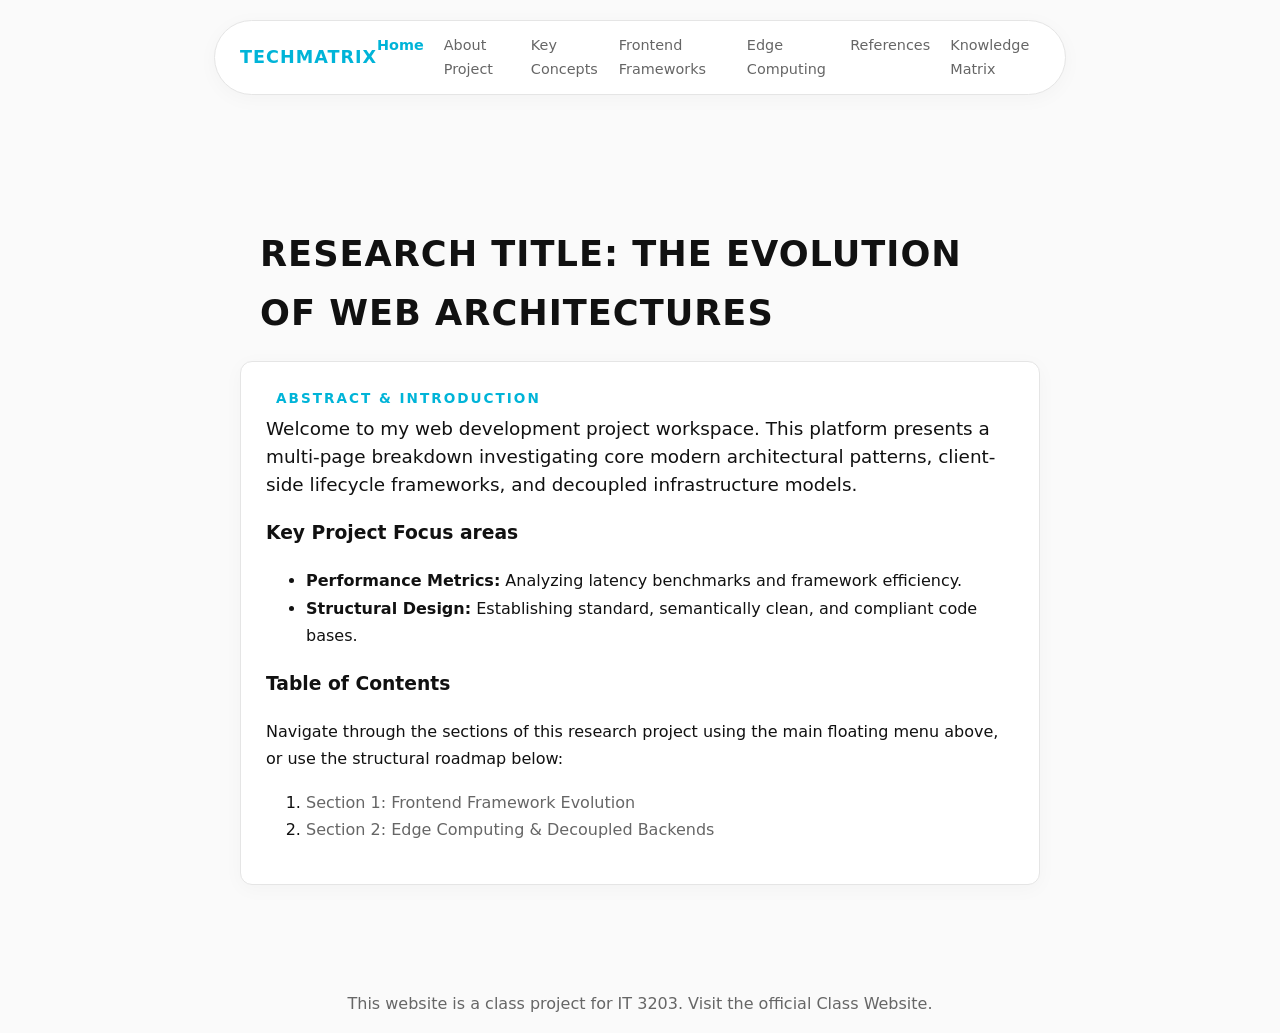
<file: index.html>
<!DOCTYPE html>
<html lang="en">
<head>
    <meta charset="UTF-8">
    <!-- REQUIRED for Milestone 3: Responsive Viewport Tag -->
    <meta name="viewport" content="width=device-width, initial-scale=1.0">
    <title>The Evolution of Web Architectures</title>
    <link rel="stylesheet" href="style.css">
</head>
<body>

    <nav class="matrix-nav">
        <div class="nav-brand">TechMatrix</div>
        
        <!-- REQUIRED for Milestone 3: Mobile Hamburger Toggle Button -->
        <button class="menu-toggle" id="menu-toggle" aria-label="Toggle Navigation">&#9776;</button>
        
        <!-- Added id="nav-menu" for JS toggle support on mobile screens -->
        <div class="nav-links" id="nav-menu">
            <a href="index.html" class="nav-active">Home</a>
            <a href="about.html">About Project</a>
            <a href="concepts.html">Key Concepts</a>
            <a href="subtopic1.html">Frontend Frameworks</a>
            <a href="subtopic2.html">Edge Computing</a>
            <a href="references.html">References</a>
            <a href="quiz.html">Knowledge Matrix</a>
        </div>
    </nav>

    <main class="matrix-wrapper">
        <header class="matrix-header">
            <h1>Research Title: The Evolution of Web Architectures</h1>
        </header>

        <section class="matrix-card">
            <legend class="matrix-legend">Abstract & Introduction</legend>
            <p class="matrix-prompt">Welcome to my web development project workspace. This platform presents a multi-page breakdown investigating core modern architectural patterns, client-side lifecycle frameworks, and decoupled infrastructure models.</p>
            
            <h3>Key Project Focus areas</h3>
            <ul>
                <li><strong>Performance Metrics:</strong> Analyzing latency benchmarks and framework efficiency.</li>
                <li><strong>Structural Design:</strong> Establishing standard, semantically clean, and compliant code bases.</li>
            </ul>

            <h3>Table of Contents</h3>
            <p>Navigate through the sections of this research project using the main floating menu above, or use the structural roadmap below:</p>
            <ol>
                <li><a href="subtopic1.html">Section 1: Frontend Framework Evolution</a></li>
                <li><a href="subtopic2.html">Section 2: Edge Computing & Decoupled Backends</a></li>
            </ol>
        </section>
    </main>

    <footer>
        <p style="text-align: center; margin-top: 40px; color: var(--text-muted);">This website is a class project for IT 3203. Visit the official Class Website.</p>
    </footer>

    <!-- REQUIRED for Milestone 3: Link to JS for Mobile Menu functionality -->
    <script src="quiz.js"></script>
</body>
</html>
</file>
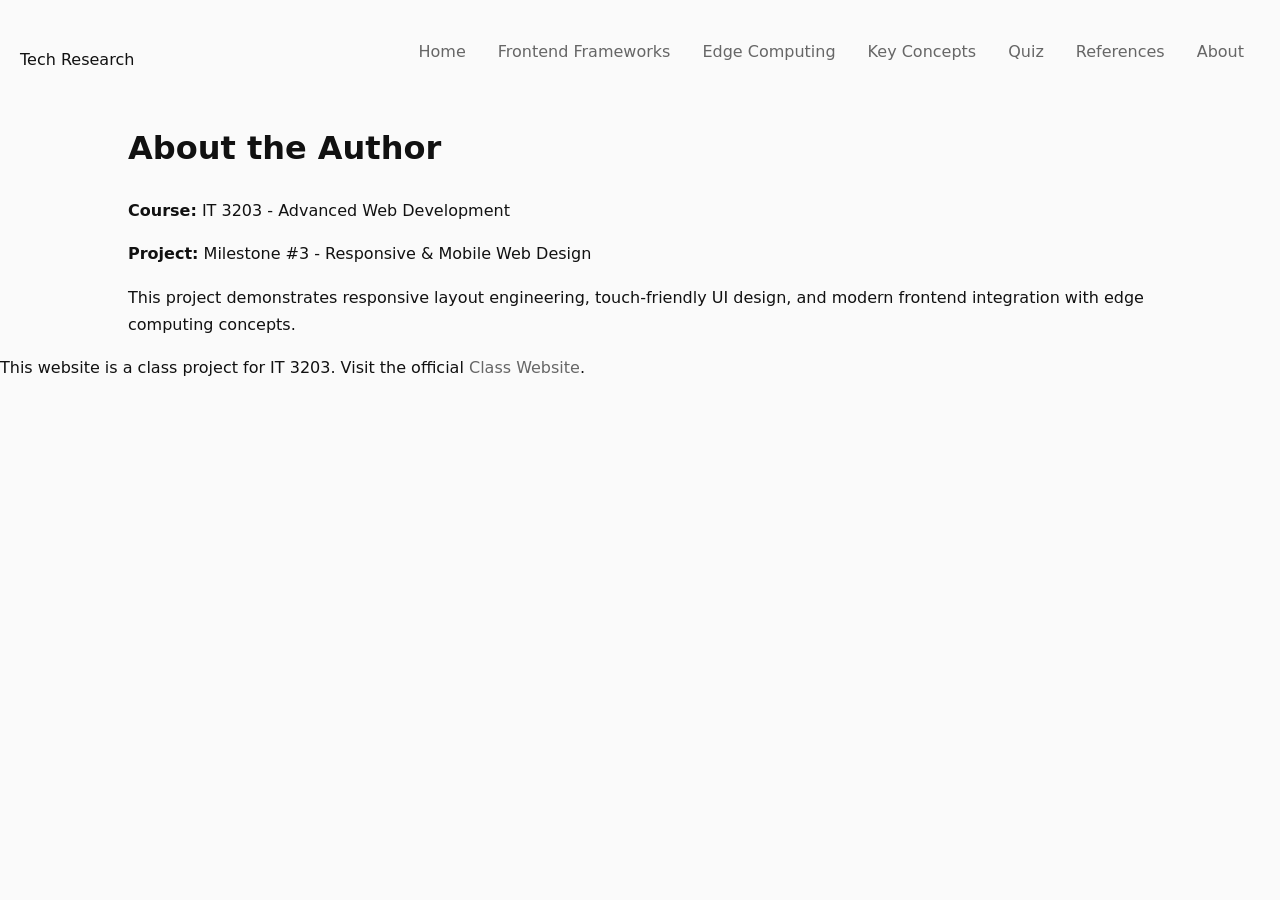
<file: about.html>
<!DOCTYPE html>
<html lang="en">
<head>
    <meta charset="UTF-8">
    <meta name="viewport" content="width=device-width, initial-scale=1.0">
    <title>About Author | IT 3203</title>
    <link rel="stylesheet" href="style.css">
</head>
<body>
    <header>
        <div class="nav-container">
            <div class="logo">Tech Research</div>
            <button class="menu-toggle" id="menu-toggle" aria-label="Toggle Navigation">&#9776;</button>
            <nav>
                <ul id="nav-menu">
                    <li><a href="index.html">Home</a></li>
                    <li><a href="subtopic1.html">Frontend Frameworks</a></li>
                    <li><a href="subtopic2.html">Edge Computing</a></li>
                    <li><a href="concepts.html">Key Concepts</a></li>
                    <li><a href="quiz.html">Quiz</a></li>
                    <li><a href="references.html">References</a></li>
                    <li><a href="about.html" class="nav-active">About</a></li>
                </ul>
            </nav>
        </div>
    </header>

    <div class="container">
        <main>
            <h1>About the Author</h1>
            <p><strong>Course:</strong> IT 3203 - Advanced Web Development</p>
            <p><strong>Project:</strong> Milestone #3 - Responsive & Mobile Web Design</p>
            <p>This project demonstrates responsive layout engineering, touch-friendly UI design, and modern frontend integration with edge computing concepts.</p>
        </main>
    </div>

    <!-- Required Class Project Link Footer -->
    <footer id="class-project-footer">
        <p>This website is a class project for IT 3203. Visit the official <a href="https://ksuweb.github.io/IT3203/" target="_blank">Class Website</a>.</p>
    </footer>

    <script src="quiz.js"></script>
</body>
</html>
</file>
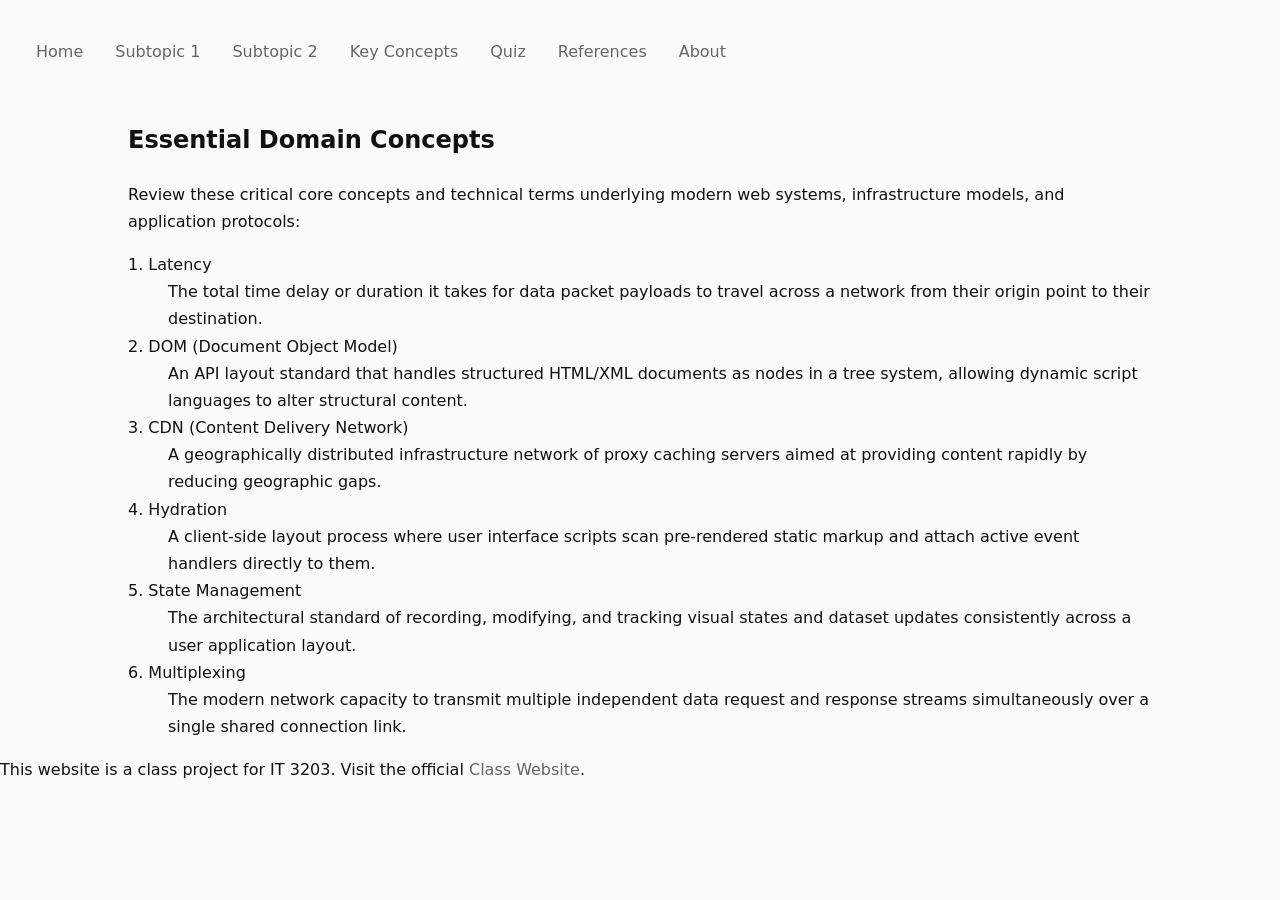
<file: concepts.html>
<!DOCTYPE html>
<html lang="en">
<head>
    <meta charset="UTF-8">
    <!-- REQUIRED for Milestone 3: Responsive Viewport Tag -->
    <meta name="viewport" content="width=device-width, initial-scale=1.0">
    <title>Research Project: Key Concepts</title>
    <!-- Links directly to your style.css file in the same folder -->
    <link rel="stylesheet" href="style.css">
</head>
<body>

    <!-- Consistent Floating Pill Menu Navigation -->
    <header>
        <nav>
            <!-- REQUIRED for Milestone 3: Mobile Hamburger Toggle Button -->
            <button class="menu-toggle" id="menu-toggle" aria-label="Toggle Navigation">&#9776;</button>

            <!-- Added id="nav-menu" for JS toggle support on mobile screens -->
            <ul class="navbar" id="nav-menu">
                <li><a href="index.html">Home</a></li>
                <li><a href="subtopic1.html">Subtopic 1</a></li>
                <li><a href="subtopic2.html">Subtopic 2</a></li>
                <li><a href="concepts.html">Key Concepts</a></li>
                <li><a href="quiz.html">Quiz</a></li>
                <li><a href="references.html">References</a></li>
                <li><a href="about.html">About</a></li>
            </ul>
        </nav>
    </header>

    <!-- Main Container Block -->
    <main class="container">
        <section class="main-content">
            <!-- Heading with your unique left accent border -->
            <h1>Essential Domain Concepts</h1>
            <p>Review these critical core concepts and technical terms underlying modern web systems, infrastructure models, and application protocols:</p>
            
            <!-- Requirement: Explains 5 to 7 key terms/concepts -->
            <dl>
                <dt class="concept-term">1. Latency</dt>
                <dd>The total time delay or duration it takes for data packet payloads to travel across a network from their origin point to their destination.</dd>
                
                <dt class="concept-term">2. DOM (Document Object Model)</dt>
                <dd>An API layout standard that handles structured HTML/XML documents as nodes in a tree system, allowing dynamic script languages to alter structural content.</dd>
                
                <dt class="concept-term">3. CDN (Content Delivery Network)</dt>
                <dd>A geographically distributed infrastructure network of proxy caching servers aimed at providing content rapidly by reducing geographic gaps.</dd>

                <dt class="concept-term">4. Hydration</dt>
                <dd>A client-side layout process where user interface scripts scan pre-rendered static markup and attach active event handlers directly to them.</dd>

                <dt class="concept-term">5. State Management</dt>
                <dd>The architectural standard of recording, modifying, and tracking visual states and dataset updates consistently across a user application layout.</dd>

                <dt class="concept-term">6. Multiplexing</dt>
                <dd>The modern network capacity to transmit multiple independent data request and response streams simultaneously over a single shared connection link.</dd>
            </dl>
        </section>
    </main>

    <!-- Required Class Project Link Footer -->
    <footer id="class-project-footer">
        <p>This website is a class project for IT 3203. Visit the official <a href="https://ksuweb.github.io/IT3203/" target="_blank">Class Website</a>.</p>
    </footer>

    <!-- REQUIRED for Milestone 3: Link to JS for Mobile Menu functionality -->
    <script src="quiz.js"></script>
</body>
</html>
</file>
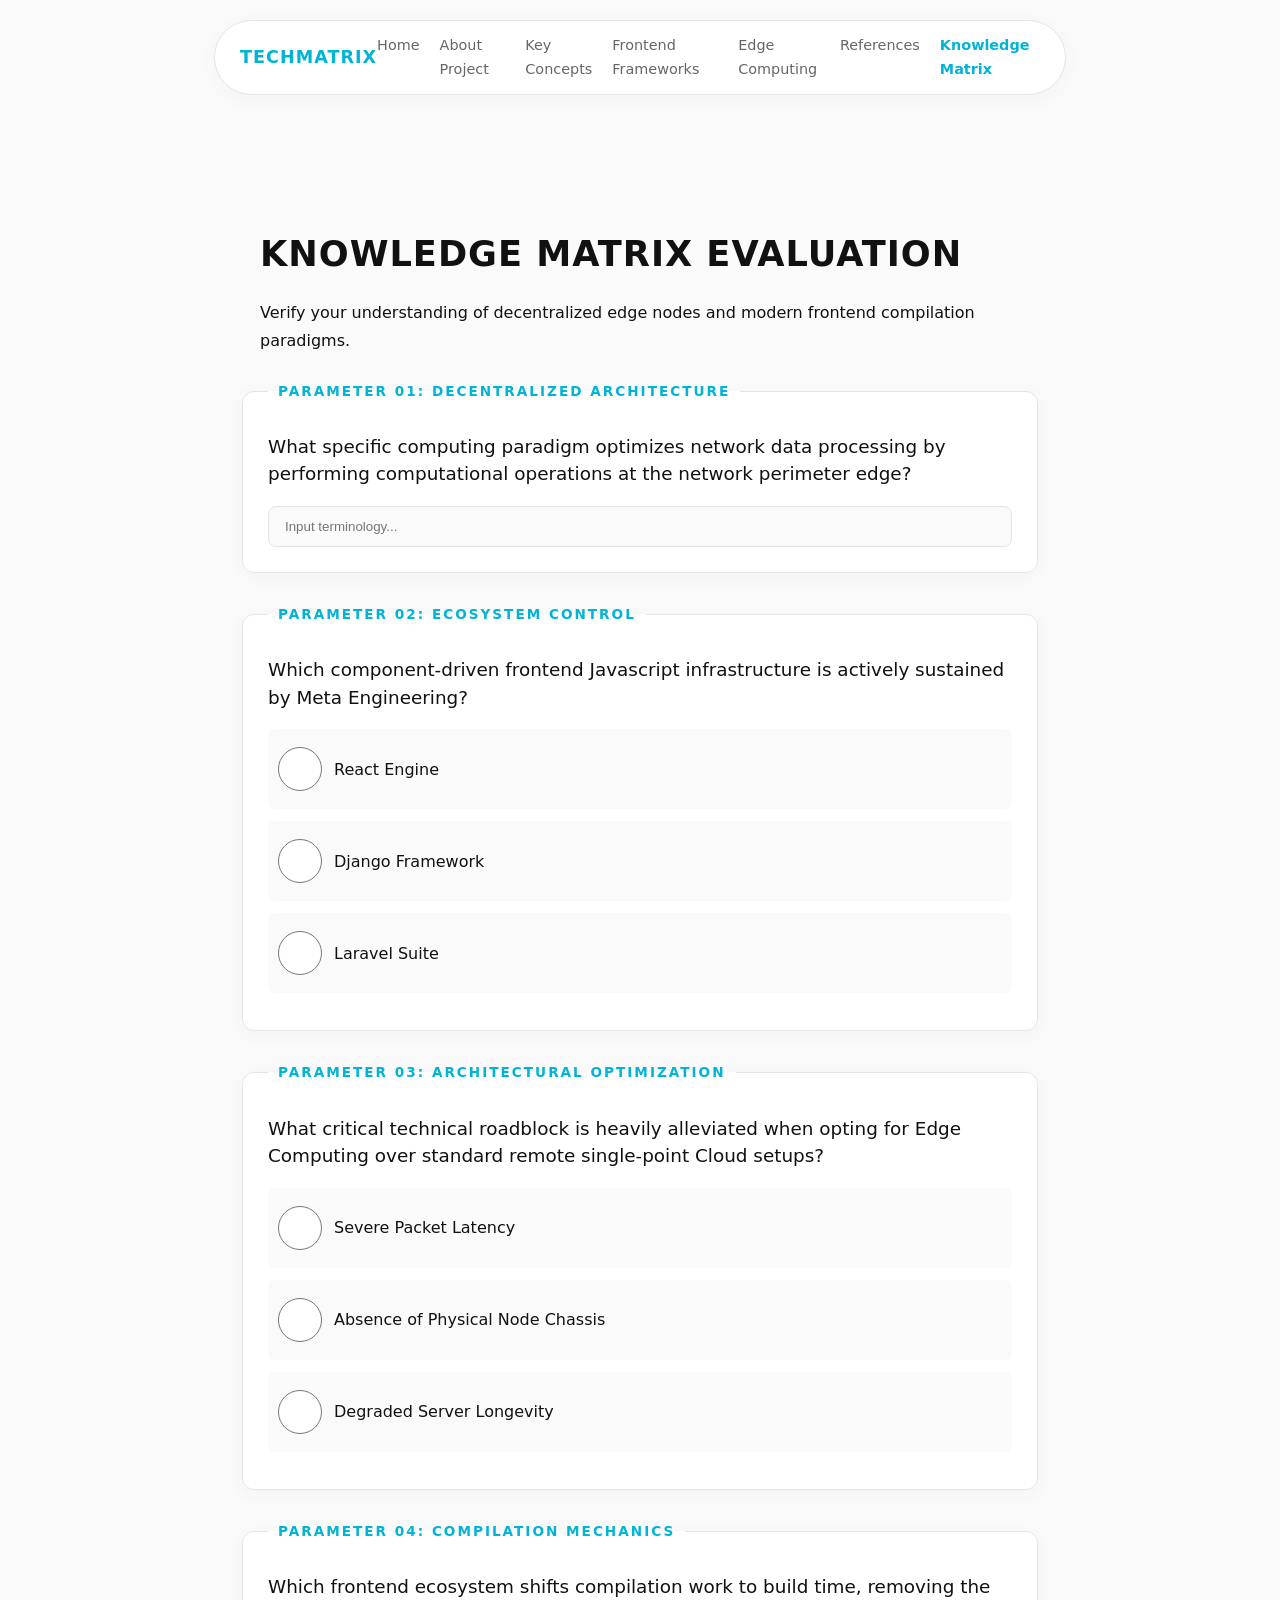
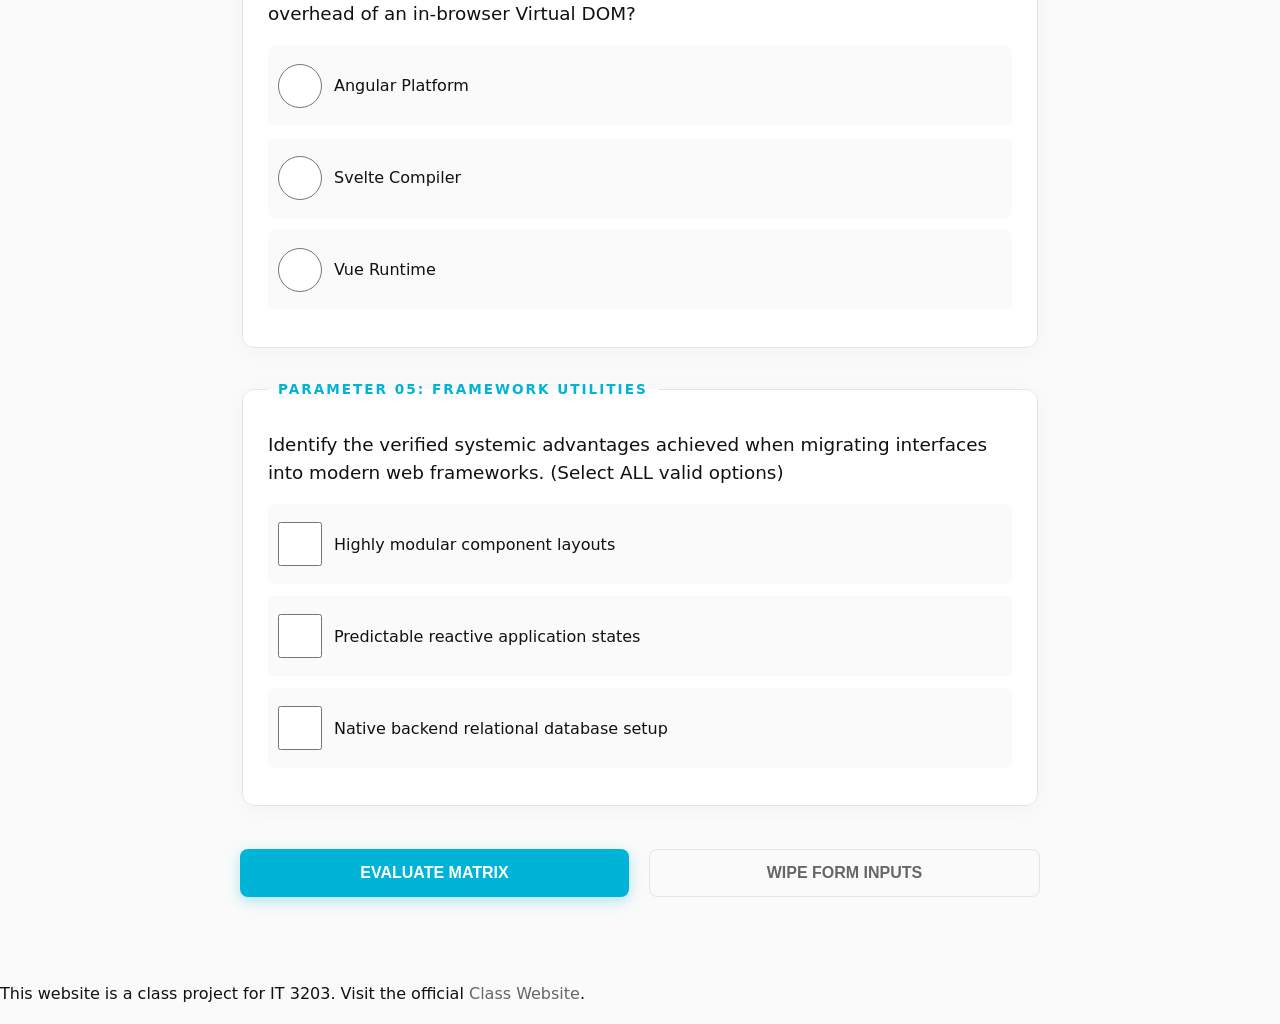
<file: quiz.html>
<!DOCTYPE html>
<html lang="en">
<head>
    <meta charset="UTF-8">
    <!-- REQUIRED for Milestone 3: Responsive Viewport -->
    <meta name="viewport" content="width=device-width, initial-scale=1.0">
    <title>Core Tech Matrix Assessment</title>
    <link rel="stylesheet" href="style.css">
</head>
<body>

    <nav class="matrix-nav">
        <div class="nav-brand">TechMatrix</div>
        
        <!-- REQUIRED for Milestone 3: Mobile Hamburger Button -->
        <button class="menu-toggle" id="menu-toggle" aria-label="Toggle Navigation">&#9776;</button>
        
        <div class="nav-links" id="nav-menu">
            <a href="index.html">Home</a>
            <a href="about.html">About Project</a>
            <a href="concepts.html">Key Concepts</a>
            <a href="subtopic1.html">Frontend Frameworks</a>
            <a href="subtopic2.html">Edge Computing</a>
            <a href="references.html">References</a>
            <a href="quiz.html" class="nav-active">Knowledge Matrix</a>
        </div>
    </nav>

    <main class="matrix-wrapper">
        <header class="matrix-header">
            <h1>Knowledge Matrix Evaluation</h1>
            <p>Verify your understanding of decentralized edge nodes and modern frontend compilation paradigms.</p>
        </header>
        
        <form id="matrixQuizEngine">
            <fieldset class="matrix-card" data-qtype="fill-blank">
                <legend class="matrix-legend">Parameter 01: Decentralized Architecture</legend>
                <p class="matrix-prompt">What specific computing paradigm optimizes network data processing by performing computational operations at the network perimeter edge?</p>
                <input type="text" id="param_edge_compute" name="param_edge_compute" placeholder="Input terminology..." required autocomplete="off">
            </fieldset>

            <fieldset class="matrix-card" data-qtype="single-select">
                <legend class="matrix-legend">Parameter 02: Ecosystem Control</legend>
                <p class="matrix-prompt">Which component-driven frontend Javascript infrastructure is actively sustained by Meta Engineering?</p>
                <div class="matrix-options">
                    <label class="matrix-radio"><input type="radio" name="param_meta_fw" value="React" required> <span>React Engine</span></label>
                    <label class="matrix-radio"><input type="radio" name="param_meta_fw" value="Django"> <span>Django Framework</span></label>
                    <label class="matrix-radio"><input type="radio" name="param_meta_fw" value="Laravel"> <span>Laravel Suite</span></label>
                </div>
            </fieldset>

            <fieldset class="matrix-card" data-qtype="single-select">
                <legend class="matrix-legend">Parameter 03: Architectural Optimization</legend>
                <p class="matrix-prompt">What critical technical roadblock is heavily alleviated when opting for Edge Computing over standard remote single-point Cloud setups?</p>
                <div class="matrix-options">
                    <label class="matrix-radio"><input type="radio" name="param_edge_benefit" value="high-latency" required> <span>Severe Packet Latency</span></label>
                    <label class="matrix-radio"><input type="radio" name="param_edge_benefit" value="local-storage"> <span>Absence of Physical Node Chassis</span></label>
                    <label class="matrix-radio"><input type="radio" name="param_edge_benefit" value="low-cost"> <span>Degraded Server Longevity</span></label>
                </div>
            </fieldset>

            <fieldset class="matrix-card" data-qtype="single-select">
                <legend class="matrix-legend">Parameter 04: Compilation Mechanics</legend>
                <p class="matrix-prompt">Which frontend ecosystem shifts compilation work to build time, removing the overhead of an in-browser Virtual DOM?</p>
                <div class="matrix-options">
                    <label class="matrix-radio"><input type="radio" name="param_compile_style" value="Angular" required> <span>Angular Platform</span></label>
                    <label class="matrix-radio"><input type="radio" name="param_compile_style" value="Svelte"> <span>Svelte Compiler</span></label>
                    <label class="matrix-radio"><input type="radio" name="param_compile_style" value="Vue"> <span>Vue Runtime</span></label>
                </div>
            </fieldset>

            <fieldset class="matrix-card" data-qtype="multi-select">
                <legend class="matrix-legend">Parameter 05: Framework Utilities</legend>
                <p class="matrix-prompt">Identify the verified systemic advantages achieved when migrating interfaces into modern web frameworks. (Select ALL valid options)</p>
                <div class="matrix-options">
                    <label class="matrix-checkbox"><input type="checkbox" name="param_benefits" value="reusable"> <span>Highly modular component layouts</span></label>
                    <label class="matrix-checkbox"><input type="checkbox" name="param_benefits" value="state"> <span>Predictable reactive application states</span></label>
                    <label class="matrix-checkbox"><input type="checkbox" name="param_benefits" value="database"> <span>Native backend relational database setup</span></label>
                </div>
            </fieldset>

            <div class="matrix-controls">
                <button type="submit" id="engineEvaluate" class="m-btn btn-eval">Evaluate Matrix</button>
                <button type="button" id="engineWipe" class="m-btn btn-wipe">Wipe Form Inputs</button>
            </div>
        </form>

        <section id="matrixOutputPanel" class="matrix-output display-barrier">
            <h2>Evaluation Diagnostics</h2>
            <div id="matrixScoreSummary"></div>
            <div id="matrixDiagnosticStream"></div>
        </section>
    </main>

    <!-- Required Class Project Link Footer -->
    <footer id="class-project-footer">
        <p>This website is a class project for IT 3203. Visit the official <a href="https://ksuweb.github.io/IT3203/" target="_blank">Class Website</a>.</p>
    </footer>

    <script src="quiz.js"></script>
</body>
</html>
</file>
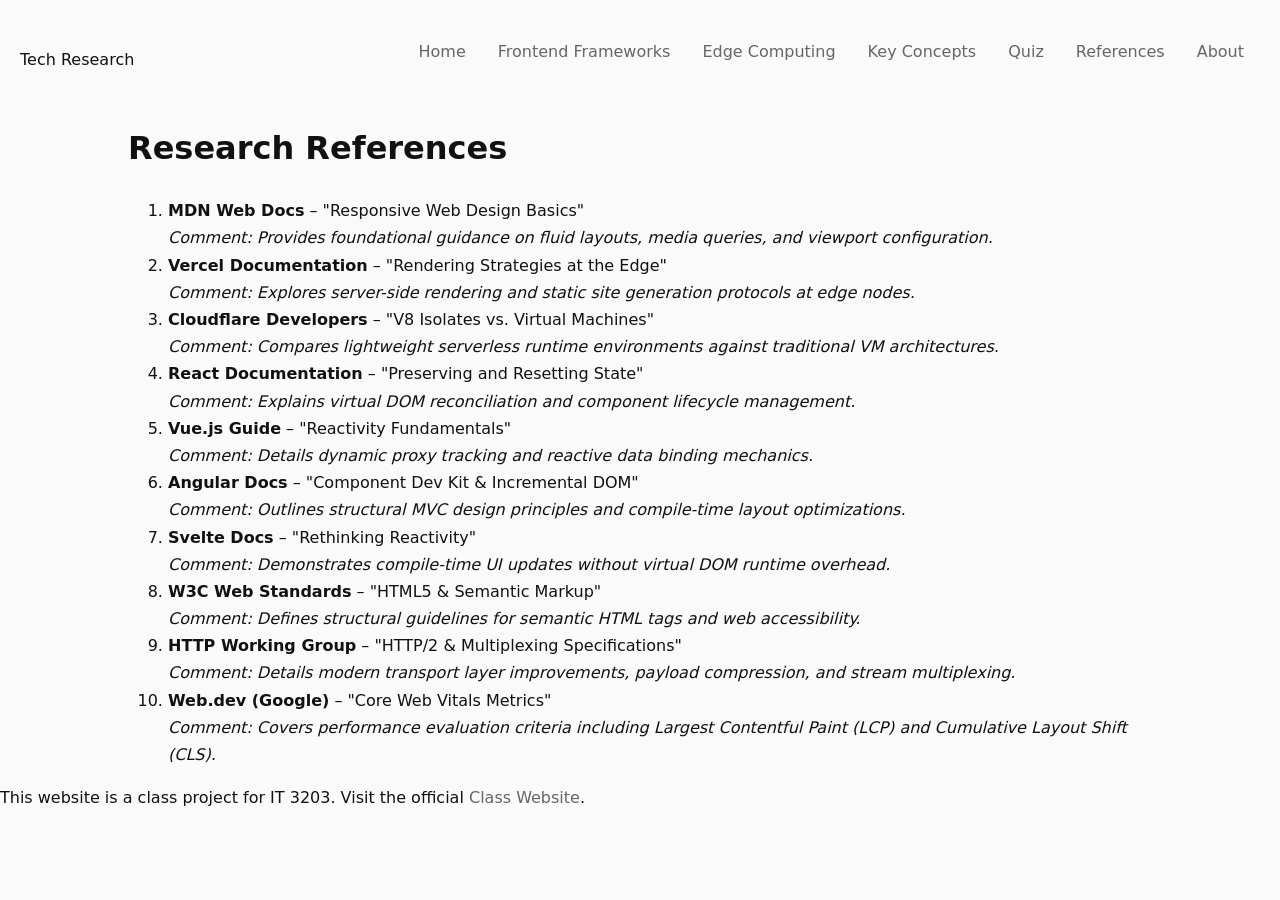
<file: references.html>
<!DOCTYPE html>
<html lang="en">
<head>
    <meta charset="UTF-8">
    <meta name="viewport" content="width=device-width, initial-scale=1.0">
    <title>References | IT 3203</title>
    <link rel="stylesheet" href="style.css">
</head>
<body>
    <header>
        <div class="nav-container">
            <div class="logo">Tech Research</div>
            <button class="menu-toggle" id="menu-toggle" aria-label="Toggle Navigation">&#9776;</button>
            <nav>
                <ul id="nav-menu">
                    <li><a href="index.html">Home</a></li>
                    <li><a href="subtopic1.html">Frontend Frameworks</a></li>
                    <li><a href="subtopic2.html">Edge Computing</a></li>
                    <li><a href="concepts.html">Key Concepts</a></li>
                    <li><a href="quiz.html">Quiz</a></li>
                    <li><a href="references.html" class="nav-active">References</a></li>
                    <li><a href="about.html">About</a></li>
                </ul>
            </nav>
        </div>
    </header>

    <div class="container">
        <main>
            <h1>Research References</h1>
            <ol>
                <li><strong>MDN Web Docs</strong> – "Responsive Web Design Basics" <br><em>Comment: Provides foundational guidance on fluid layouts, media queries, and viewport configuration.</em></li>
                <li><strong>Vercel Documentation</strong> – "Rendering Strategies at the Edge" <br><em>Comment: Explores server-side rendering and static site generation protocols at edge nodes.</em></li>
                <li><strong>Cloudflare Developers</strong> – "V8 Isolates vs. Virtual Machines" <br><em>Comment: Compares lightweight serverless runtime environments against traditional VM architectures.</em></li>
                <li><strong>React Documentation</strong> – "Preserving and Resetting State" <br><em>Comment: Explains virtual DOM reconciliation and component lifecycle management.</em></li>
                <li><strong>Vue.js Guide</strong> – "Reactivity Fundamentals" <br><em>Comment: Details dynamic proxy tracking and reactive data binding mechanics.</em></li>
                <li><strong>Angular Docs</strong> – "Component Dev Kit & Incremental DOM" <br><em>Comment: Outlines structural MVC design principles and compile-time layout optimizations.</em></li>
                <li><strong>Svelte Docs</strong> – "Rethinking Reactivity" <br><em>Comment: Demonstrates compile-time UI updates without virtual DOM runtime overhead.</em></li>
                <li><strong>W3C Web Standards</strong> – "HTML5 & Semantic Markup" <br><em>Comment: Defines structural guidelines for semantic HTML tags and web accessibility.</em></li>
                <li><strong>HTTP Working Group</strong> – "HTTP/2 & Multiplexing Specifications" <br><em>Comment: Details modern transport layer improvements, payload compression, and stream multiplexing.</em></li>
                <li><strong>Web.dev (Google)</strong> – "Core Web Vitals Metrics" <br><em>Comment: Covers performance evaluation criteria including Largest Contentful Paint (LCP) and Cumulative Layout Shift (CLS).</em></li>
            </ol>
        </main>
    </div>

    <!-- Required Class Project Link Footer -->
    <footer id="class-project-footer">
        <p>This website is a class project for IT 3203. Visit the official <a href="https://ksuweb.github.io/IT3203/" target="_blank">Class Website</a>.</p>
    </footer>

    <script src="quiz.js"></script>
</body>
</html>
</file>
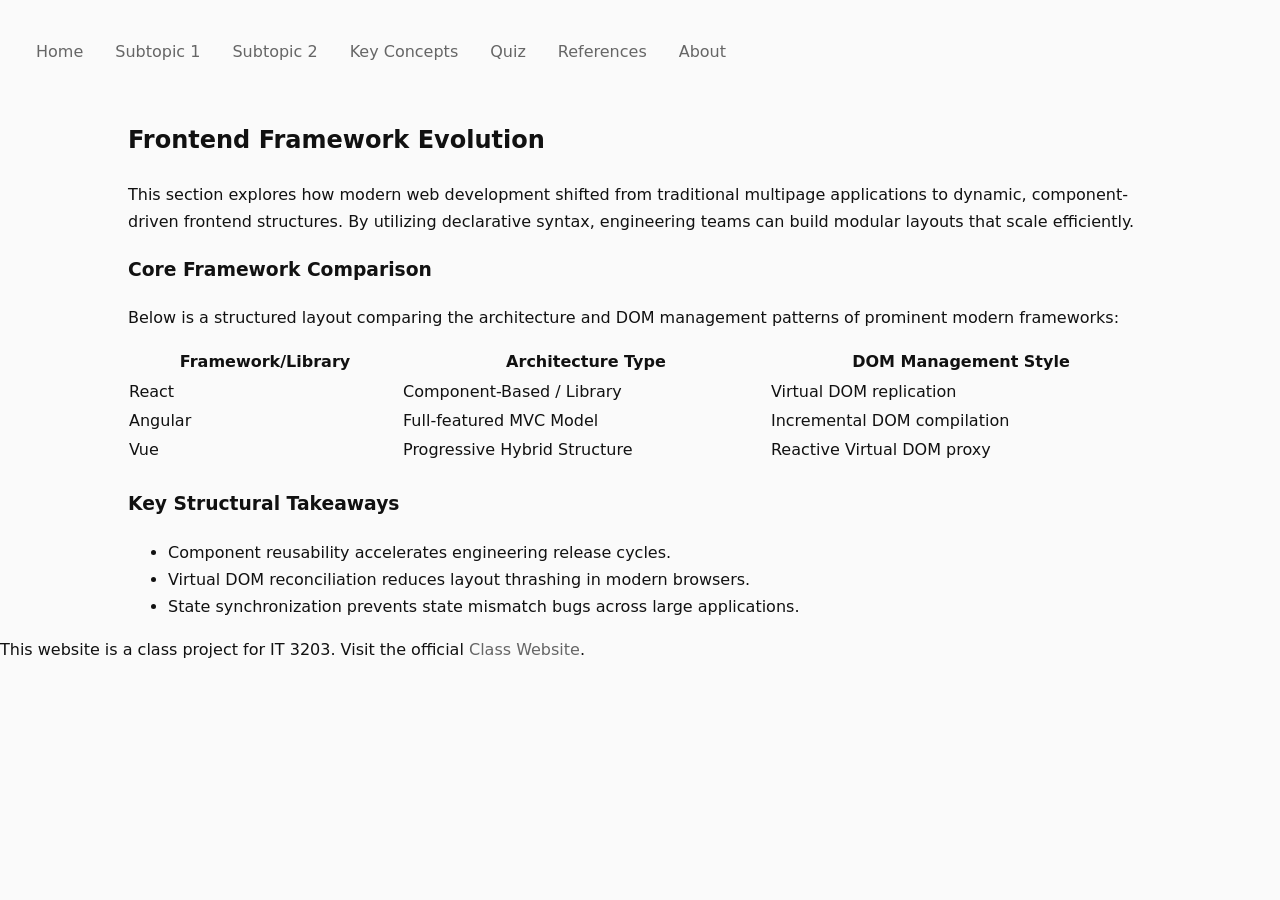
<file: subtopic1.html>
<!DOCTYPE html>
<html lang="en">
<head>
    <meta charset="UTF-8">
    <!-- REQUIRED for Milestone 3: Responsive Viewport Tag -->
    <meta name="viewport" content="width=device-width, initial-scale=1.0">
    <title>Subtopic 1: Frontend Frameworks</title>
    <link rel="stylesheet" href="style.css">
</head>
<body>

    <header>
        <nav>
            <!-- REQUIRED for Milestone 3: Mobile Hamburger Toggle Button -->
            <button class="menu-toggle" id="menu-toggle" aria-label="Toggle Navigation">&#9776;</button>

            <!-- Added id="nav-menu" for JS toggle support on mobile screens -->
            <ul class="navbar" id="nav-menu">
                <li><a href="index.html">Home</a></li>
                <li><a href="subtopic1.html">Subtopic 1</a></li>
                <li><a href="subtopic2.html">Subtopic 2</a></li>
                <li><a href="concepts.html">Key Concepts</a></li>
                <li><a href="quiz.html">Quiz</a></li>
                <li><a href="references.html">References</a></li>
                <li><a href="about.html">About</a></li>
            </ul>
        </nav>
    </header>

    <main class="container">
        <section class="main-content">
            <h1>Frontend Framework Evolution</h1>
            
            <p>This section explores how modern web development shifted from traditional multipage applications to dynamic, component-driven frontend structures. By utilizing declarative syntax, engineering teams can build modular layouts that scale efficiently.</p>
            
            <h3>Core Framework Comparison</h3>
            <p>Below is a structured layout comparing the architecture and DOM management patterns of prominent modern frameworks:</p>

            <!-- REQUIRED for Milestone 3: Overflow Wrapper for Table Responsiveness -->
            <div class="table-wrapper">
                <table class="data-table">
                    <thead>
                        <tr>
                            <th>Framework/Library</th>
                            <th>Architecture Type</th>
                            <th>DOM Management Style</th>
                        </tr>
                    </thead>
                    <tbody>
                        <tr>
                            <td>React</td>
                            <td>Component-Based / Library</td>
                            <td>Virtual DOM replication</td>
                        </tr>
                        <tr>
                            <td>Angular</td>
                            <td>Full-featured MVC Model</td>
                            <td>Incremental DOM compilation</td>
                        </tr>
                        <tr>
                            <td>Vue</td>
                            <td>Progressive Hybrid Structure</td>
                            <td>Reactive Virtual DOM proxy</td>
                        </tr>
                    </tbody>
                </table>
            </div>

            <h3>Key Structural Takeaways</h3>
            <ul>
                <li>Component reusability accelerates engineering release cycles.</li>
                <li>Virtual DOM reconciliation reduces layout thrashing in modern browsers.</li>
                <li>State synchronization prevents state mismatch bugs across large applications.</li>
            </ul>
        </section>
    </main>

    <footer id="class-project-footer">
        <p>This website is a class project for IT 3203. Visit the official <a href="https://ksuweb.github.io/IT3203/" target="_blank">Class Website</a>.</p>
    </footer>

    <!-- REQUIRED for Milestone 3: Link to JS for Mobile Menu functionality -->
    <script src="quiz.js"></script>
</body>
</html>
</file>
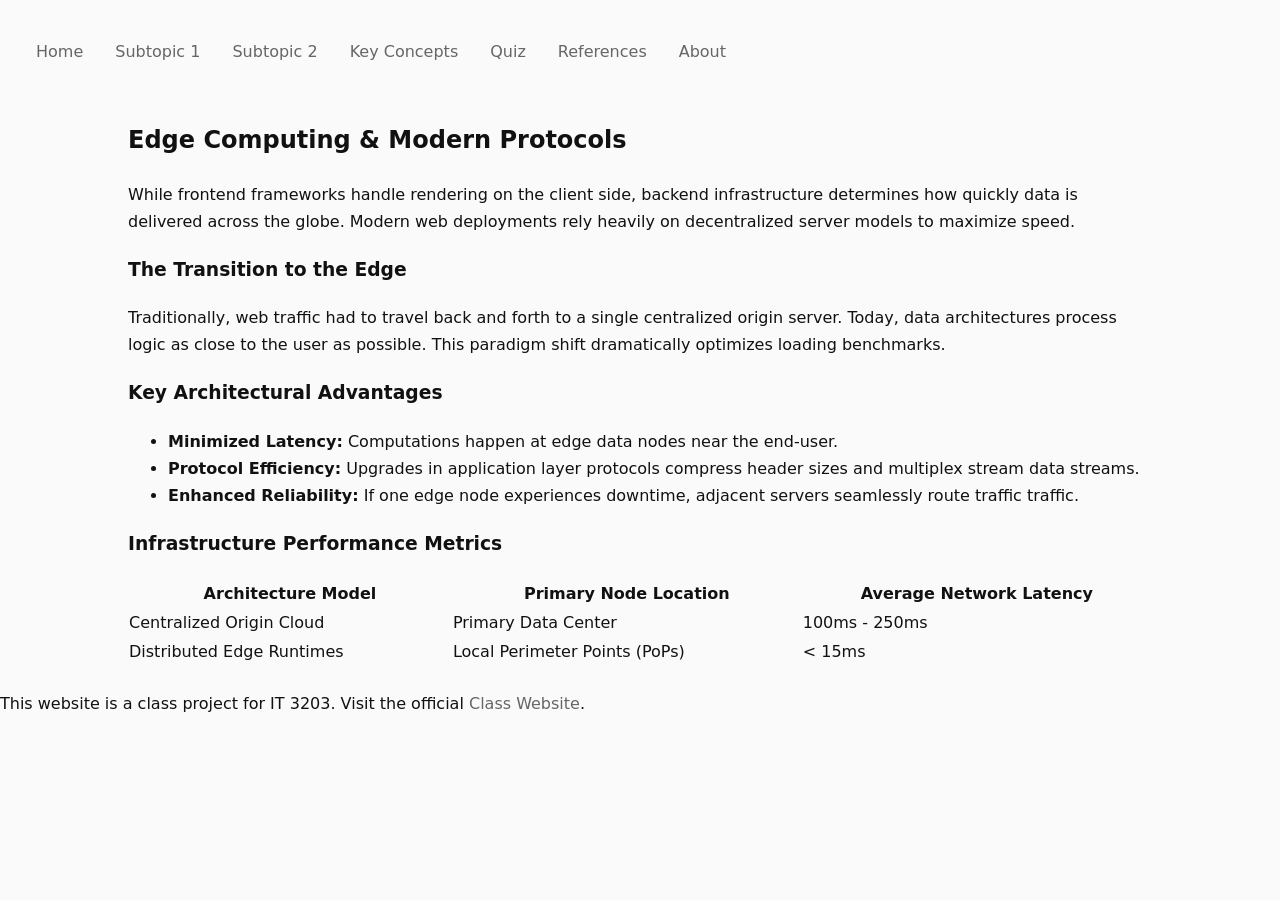
<file: subtopic2.html>
<!DOCTYPE html>
<html lang="en">
<head>
    <meta charset="UTF-8">
    <!-- REQUIRED for Milestone 3: Responsive Viewport -->
    <meta name="viewport" content="width=device-width, initial-scale=1.0">
    <title>Subtopic 2: Infrastructure & Edge Computing</title>
    <!-- Links directly to your style.css file in the same folder -->
    <link rel="stylesheet" href="style.css">
</head>
<body>

    <!-- Consistent Floating Pill Menu Navigation -->
    <header>
        <nav>
            <!-- REQUIRED for Milestone 3: Mobile Hamburger Button -->
            <button class="menu-toggle" id="menu-toggle" aria-label="Toggle Navigation">&#9776;</button>

            <!-- Added id="nav-menu" for JS toggle support on mobile -->
            <ul class="navbar" id="nav-menu">
                <li><a href="index.html">Home</a></li>
                <li><a href="subtopic1.html">Subtopic 1</a></li>
                <li><a href="subtopic2.html">Subtopic 2</a></li>
                <li><a href="concepts.html">Key Concepts</a></li>
                <li><a href="quiz.html">Quiz</a></li>
                <li><a href="references.html">References</a></li>
                <li><a href="about.html">About</a></li>
            </ul>
        </nav>
    </header>

    <!-- Main Container Block -->
    <main class="container">
        <section class="main-content">
            <!-- Heading with your unique left accent border -->
            <h1>Edge Computing & Modern Protocols</h1>
            
            <p>While frontend frameworks handle rendering on the client side, backend infrastructure determines how quickly data is delivered across the globe. Modern web deployments rely heavily on decentralized server models to maximize speed.</p>
            
            <h3>The Transition to the Edge</h3>
            <p>Traditionally, web traffic had to travel back and forth to a single centralized origin server. Today, data architectures process logic as close to the user as possible. This paradigm shift dramatically optimizes loading benchmarks.</p>

            <h3>Key Architectural Advantages</h3>
            <!-- Requirement: Use of lists -->
            <ul>
                <li><strong>Minimized Latency:</strong> Computations happen at edge data nodes near the end-user.</li>
                <li><strong>Protocol Efficiency:</strong> Upgrades in application layer protocols compress header sizes and multiplex stream data streams.</li>
                <li><strong>Enhanced Reliability:</strong> If one edge node experiences downtime, adjacent servers seamlessly route traffic traffic.</li>
            </ul>

            <!-- Added: Responsive Table Wrapper for Milestone 3 Requirement -->
            <h3>Infrastructure Performance Metrics</h3>
            <div class="table-wrapper">
                <table>
                    <thead>
                        <tr>
                            <th>Architecture Model</th>
                            <th>Primary Node Location</th>
                            <th>Average Network Latency</th>
                        </tr>
                    </thead>
                    <tbody>
                        <tr>
                            <td>Centralized Origin Cloud</td>
                            <td>Primary Data Center</td>
                            <td>100ms - 250ms</td>
                        </tr>
                        <tr>
                            <td>Distributed Edge Runtimes</td>
                            <td>Local Perimeter Points (PoPs)</td>
                            <td>&lt; 15ms</td>
                        </tr>
                    </tbody>
                </table>
            </div>
        </section>
    </main>

    <!-- Required Class Project Link Footer -->
    <footer id="class-project-footer">
        <p>This website is a class project for IT 3203. Visit the official <a href="https://ksuweb.github.io/IT3203/" target="_blank">Class Website</a>.</p>
    </footer>

    <!-- REQUIRED for Milestone 3: Link to JS for Mobile Menu functionality -->
    <script src="quiz.js"></script>
</body>
</html>
</file>
<file: style.css>
/* ==========================================================================
   THEME: TECH MINIMALIST NOIR (RECONCILED DESIGN SYSTEM)
   ========================================================================== */
:root {
    --bg-global: #fafafa;        /* Off-white canvas */
    --surface-card: #ffffff;     /* Pure white content cards */
    --text-main: #111111;        /* Deep charcoal for heavy contrast */
    --text-muted: #666666;       /* Slate gray for secondary text */
    --accent-emerald: #00b4d8;   /* Clean, vibrant tech teal/emerald */
    --border-color: #e5e5e5;     /* Razor thin light borders */
    --font-premium: 'Inter', system-ui, -apple-system, sans-serif;
}

body {
    font-family: var(--font-premium);
    background-color: var(--bg-global);
    color: var(--text-main);
    line-height: 1.7;
    margin: 0;
    padding: 0;
}

header {
    padding: 30px 20px 10px 20px;
}

a {
    color: var(--text-muted);
    text-decoration: none;
    transition: color 0.2s ease;
}

/* ==========================================================================
   UNIFIED MATRIX NAVIGATION FLEXBOX SYSTEM
   ========================================================================== */
.matrix-nav {
    display: flex; /* Requirement: Layout implementing CSS Flexbox/Grid */
    justify-content: space-between;
    align-items: center;
    max-width: 800px;
    margin: 20px auto;
    padding: 12px 25px;
    background: var(--surface-card);
    border: 1px solid var(--border-color);
    border-radius: 50px; /* Gives a modern "floating pill" look */
    box-shadow: 0 4px 20px rgba(0, 0, 0, 0.03);
}

.nav-brand {
    font-weight: 800;
    font-size: 1.1rem;
    letter-spacing: 1px;
    color: var(--accent-emerald);
    text-transform: uppercase;
}

.nav-links {
    display: flex;
    gap: 20px;
    list-style: none;
    margin: 0;
    padding: 0;
}

.nav-links a {
    color: var(--text-muted);
    text-decoration: none;
    font-weight: 500;
    font-size: 0.9rem;
    transition: color 0.2s ease;
}

.nav-links a:hover {
    color: var(--accent-emerald);
}

/* Active Highlight Setup */
.nav-links a.nav-active {
    color: var(--accent-emerald);
    font-weight: bold;
}

/* ==========================================================================
   MATRIX QUIZ EXTENSION & INTERACTIVE INTERFACE
   ========================================================================== */
.matrix-wrapper {
    max-width: 800px;
    margin: 50px auto;
    padding: 25px;
}

.matrix-header h1 {
    font-size: 2.2rem;
    letter-spacing: 1px;
    margin-bottom: 8px;
    text-transform: uppercase;
}

.matrix-card {
    border: 1px solid var(--border-color);
    background: var(--surface-card);
    padding: 25px;
    margin-bottom: 30px;
    border-radius: 12px;
    box-shadow: 0 4px 20px rgba(0, 0, 0, 0.03);
}

.matrix-legend {
    font-size: 0.85rem;
    text-transform: uppercase;
    letter-spacing: 2px;
    color: var(--accent-emerald);
    padding: 0 10px;
    font-weight: bold;
}

.matrix-prompt {
    font-size: 1.15rem;
    margin-top: 5px;
    margin-bottom: 18px;
    line-height: 1.5;
    color: var(--text-main);
}

/* Custom Input Integrations */
#param_edge_compute {
    width: 100%;
    padding: 12px 16px;
    background: var(--bg-global);
    border: 1px solid var(--border-color);
    color: var(--text-main);
    border-radius: 8px;
    box-sizing: border-box;
    transition: all 0.3s cubic-bezier(0.4, 0, 0.2, 1);
}

#param_edge_compute:focus {
    border-color: var(--accent-emerald);
    outline: none;
    box-shadow: 0 0 12px rgba(0, 180, 216, 0.2);
}

.matrix-options label {
    display: flex;
    align-items: center;
    gap: 12px;
    margin: 12px 0;
    padding: 10px;
    background: var(--bg-global);
    border-radius: 6px;
    cursor: pointer;
    transition: background 0.2s ease;
    color: var(--text-main);
}

.matrix-options label:hover {
    background: var(--border-color);
}

/* Operational Matrix Controls */
.matrix-controls {
    display: flex;
    gap: 20px;
    margin-top: 35px;
}

.m-btn {
    flex: 1;
    padding: 14px 28px;
    border-radius: 8px;
    font-weight: bold;
    font-size: 1rem;
    text-transform: uppercase;
    cursor: pointer;
    transition: all 0.2s ease;
}

.btn-eval {
    background: var(--accent-emerald);
    color: #fff;
    border: none;
    box-shadow: 0 4px 14px rgba(0, 180, 216, 0.3);
}

.btn-eval:hover {
    transform: translateY(-2px);
    opacity: 0.9;
}

.btn-wipe {
    background: transparent;
    color: var(--text-muted);
    border: 1px solid var(--border-color);
}

.btn-wipe:hover {
    background: var(--border-color);
    color: var(--text-main);
}

/* Evaluation Diagnostic Streams */
.matrix-output {
    margin-top: 40px;
    padding: 30px;
    background: var(--surface-card);
    border-radius: 12px;
    border: 1px solid var(--border-color);
}

.log-node {
    padding: 12px 16px;
    margin: 10px 0;
    border-radius: 6px;
    font-size: 0.95rem;
}

.display-barrier { display: none !important; }

/* Custom Output Color Standards */
.metric-pass { background: rgba(34, 197, 94, 0.1); border-left: 4px solid #22c55e; color: #166534; }
.metric-fail { background: rgba(239, 68, 68, 0.1); border-left: 4px solid #ef4444; color: #991b1b; }

.text-sys-pass { color: #22c55e; font-weight: bold; }
.text-sys-fail { color: #ef4444; font-weight: bold; }

.summary-card {
    padding: 15px;
    background: var(--bg-global);
    border-radius: 8px;
    margin-bottom: 20px;
    font-size: 1.1rem;
    color: var(--text-main);
}


/* ==========================================================================
   MILESTONE 3: RESPONSIVE & MOBILE DESIGN ADDITIONS
   ========================================================================== */

/* 1. Fluid Images & Containers */
img {
  max-width: 100%;
  height: auto;
  display: block;
}

.container {
  width: 95%;
  max-width: 1200px;
  margin: 0 auto;
}

/* 2. Responsive Tables (Prevents breaking layout on small screens) */
.table-wrapper {
  overflow-x: auto;
  margin-bottom: 1.5rem;
}

table {
  width: 100%;
  border-collapse: collapse;
  min-width: 600px; /* Forces horizontal scroll on mobile */
}

/* 3. Mobile First Navigation Styling */
.nav-container {
  display: flex;
  justify-content: space-between;
  align-items: center;
  position: relative;
}

.menu-toggle {
  display: block;
  background: none;
  border: none;
  font-size: 2rem;
  cursor: pointer;
  padding: 0.5rem;
  min-height: 44px; /* Touch target best practice */
  min-width: 44px;
}

#nav-menu {
  display: none; /* Hidden on mobile by default */
  flex-direction: column;
  width: 100%;
  position: absolute;
  top: 100%;
  left: 0;
  background-color: #f8f9fa; /* Change to match your site's color */
  padding: 0;
  margin: 0;
  list-style: none;
}

/* Class toggled by JavaScript */
#nav-menu.active {
  display: flex; 
}

#nav-menu li a {
  display: block;
  padding: 1rem;
  text-align: center;
  border-bottom: 1px solid #ddd;
  min-height: 44px; /* Touch target best practice */
}

/* 4. Touch Targets for Quiz Form */
input[type="radio"], 
input[type="checkbox"], 
button {
  min-height: 44px;
  min-width: 44px;
  margin: 0.5rem 0;
}

/* ==========================================================================
   MEDIA QUERIES
   ========================================================================== */

/* Screen Size 1: Tablets and Up (Width >= 768px) */
@media screen and (min-width: 768px) {
  .menu-toggle {
    display: none; /* Hide hamburger icon */
  }

  #nav-menu {
    display: flex !important; /* Always show horizontal menu */
    position: static;
    flex-direction: row;
    background-color: transparent;
    width: auto;
  }

  #nav-menu li a {
    border-bottom: none;
    padding: 0.5rem 1rem;
  }
}

/* Screen Size 2: Large Desktop (Width >= 1024px) */
@media screen and (min-width: 1024px) {
  .container {
    width: 80%; /* Shrink container slightly for better readability */
  }
  
  /* Example: If you have grids, expand them here */
  .grid-layout {
    display: grid;
    grid-template-columns: 1fr 1fr;
    gap: 2rem;
  }
}
</file>
